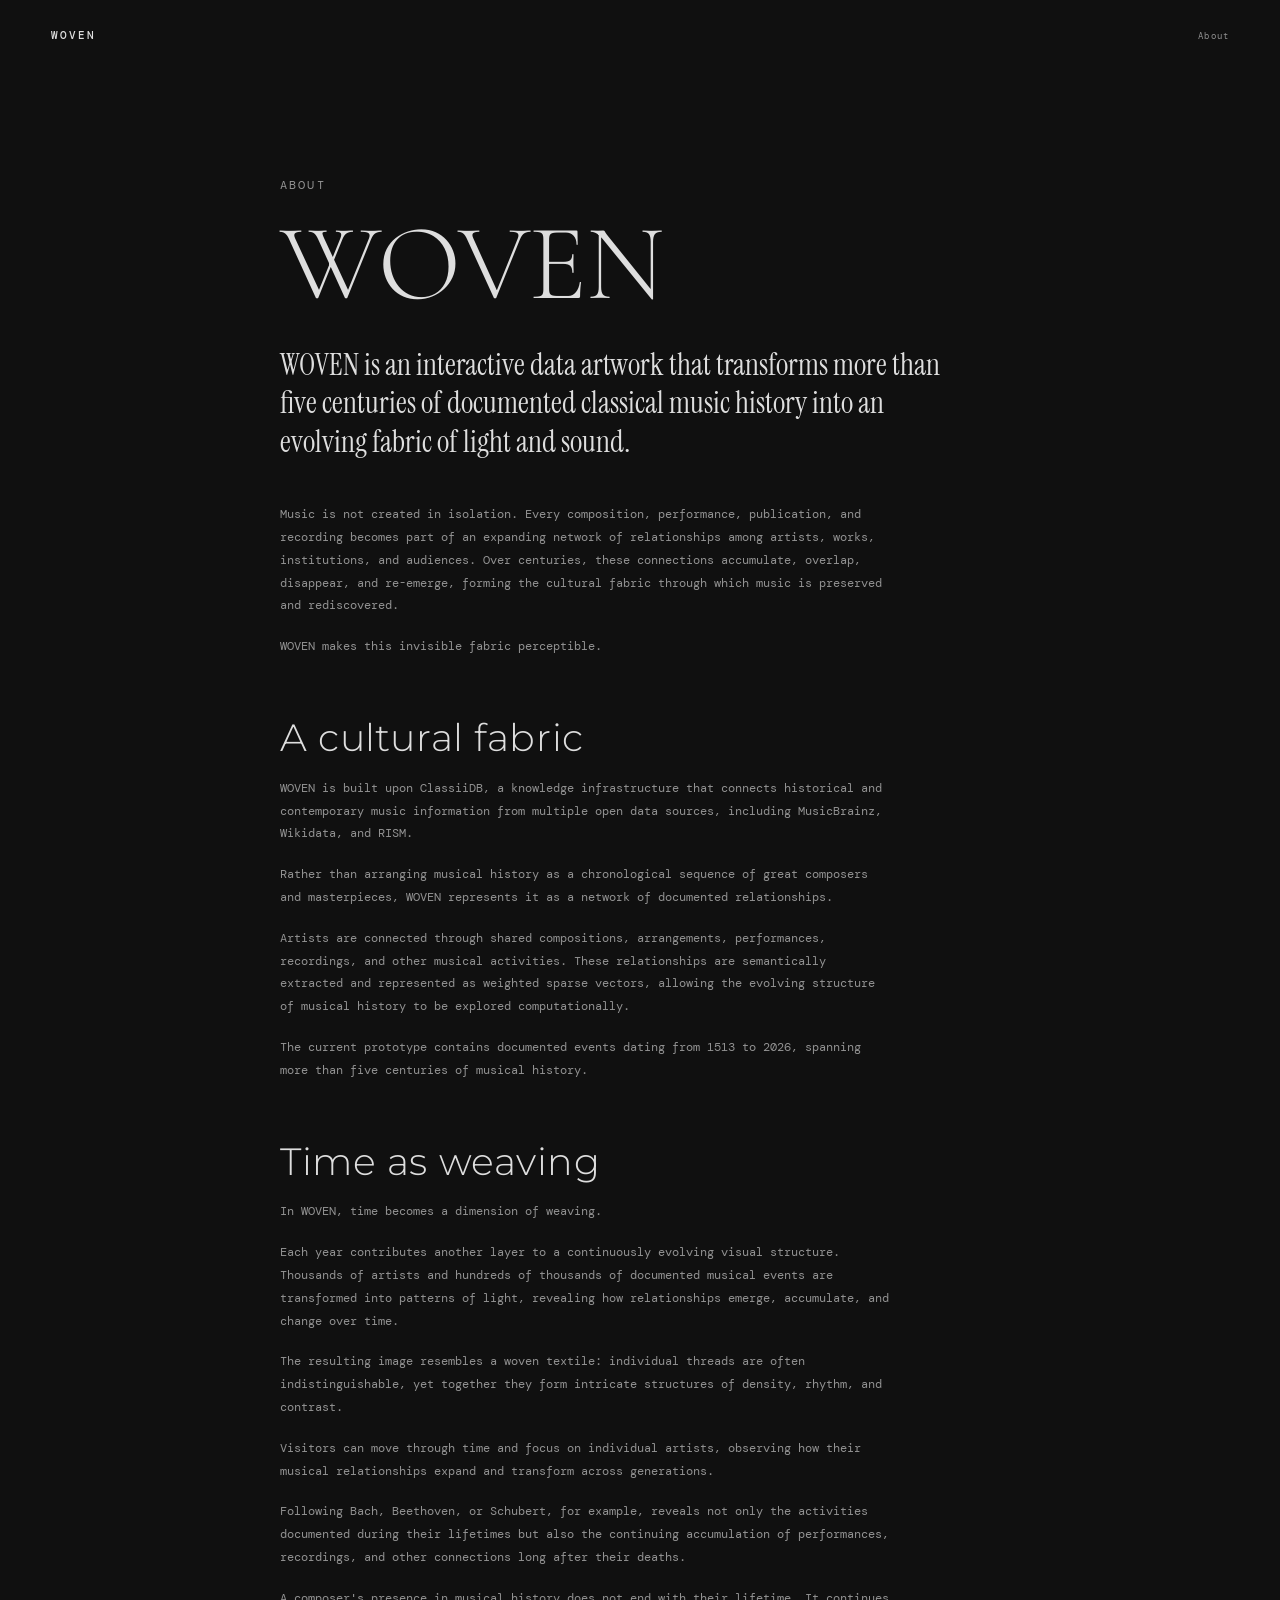
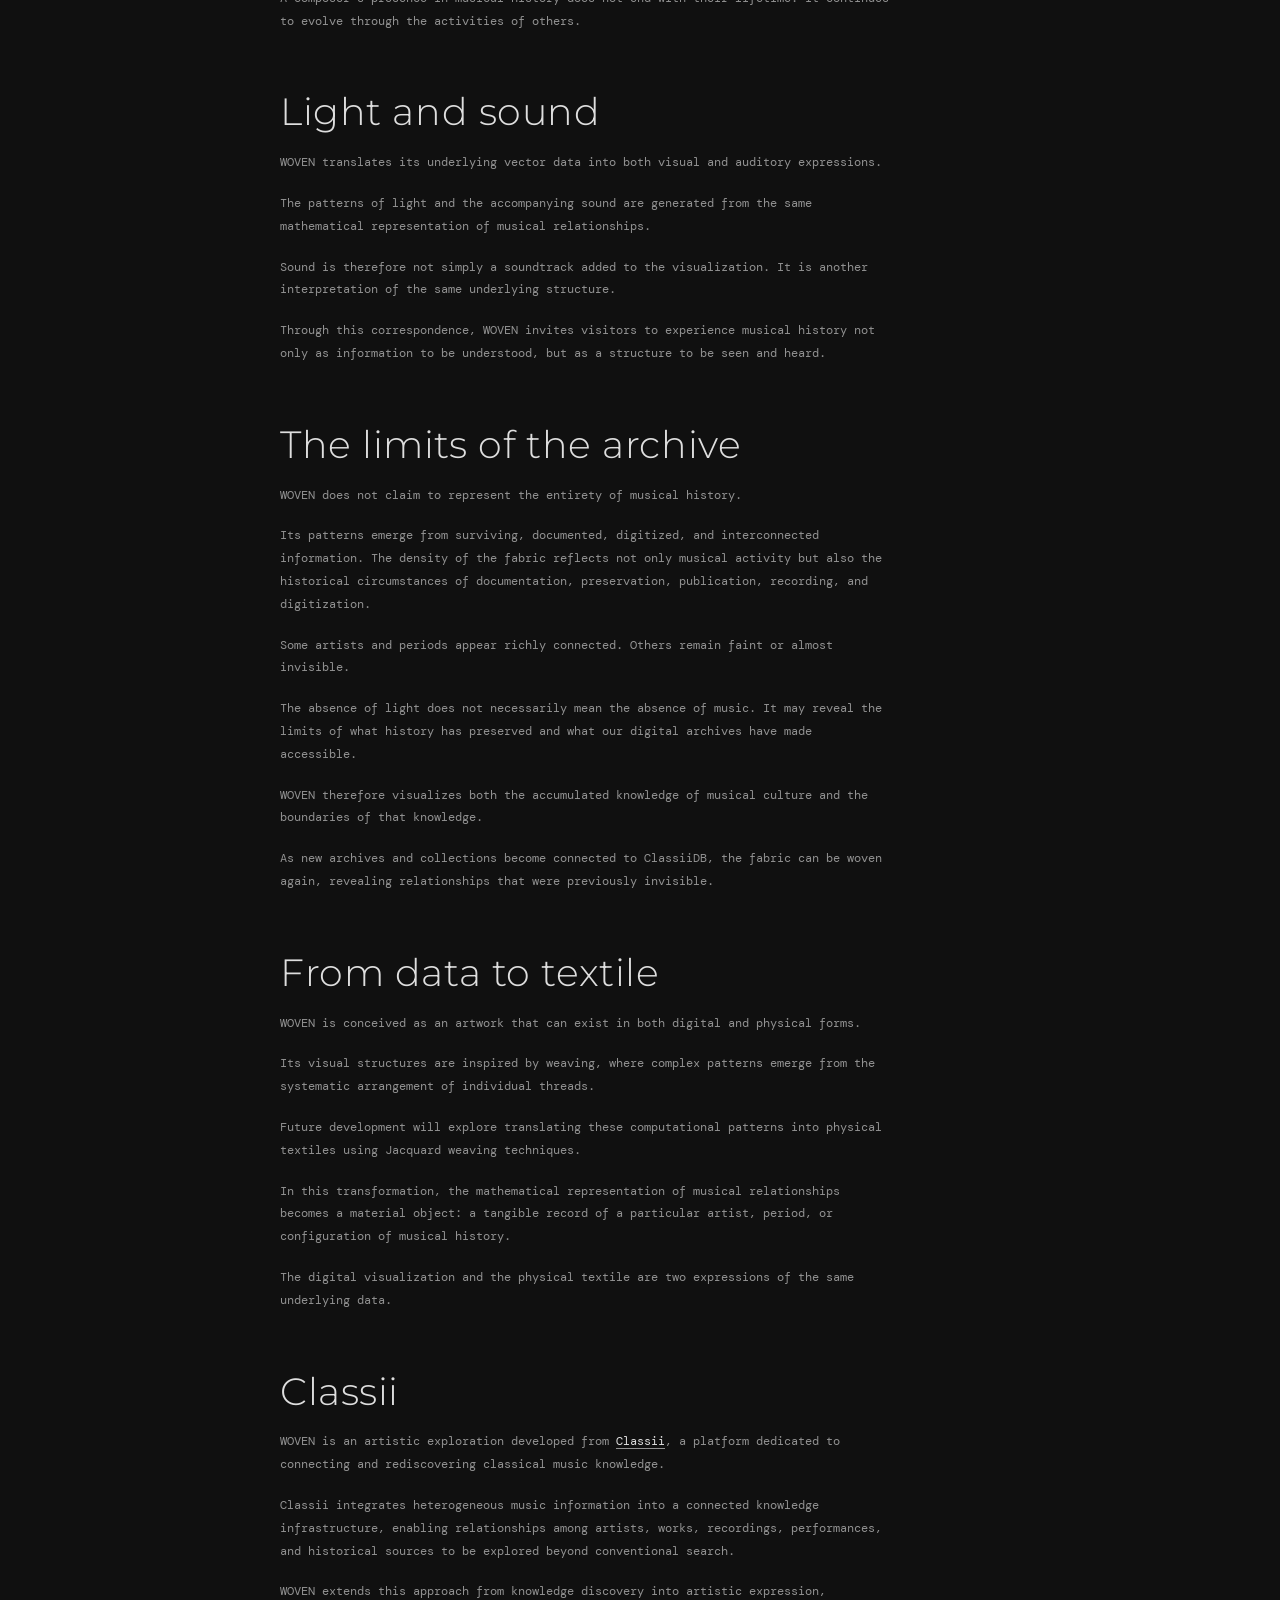
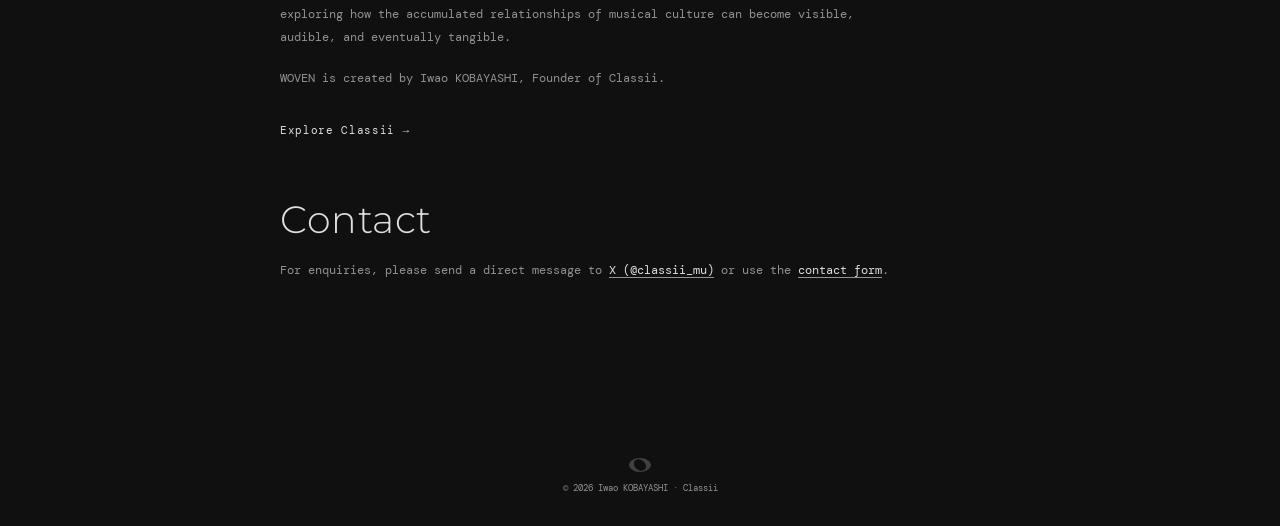
<file: about/index.html>
<!doctype html>
<html lang="en">
  <head>
    <meta charset="UTF-8" />
    <meta name="viewport" content="width=device-width, initial-scale=1.0" />
    <meta http-equiv="Content-Language" content="en" />
    <title>About — WOVEN</title>
    <meta name="description" content="About WOVEN, an interactive data artwork woven from more than five centuries of documented classical music history." />
    <meta property="og:type" content="website" />
    <meta property="og:site_name" content="WOVEN" />
    <meta property="og:title" content="About — WOVEN" />
    <meta property="og:description" content="About WOVEN, an interactive data artwork woven from more than five centuries of documented classical music history." />
    <meta property="og:url" content="https://woven.classii.mu/about/" />
    <meta property="og:image" content="https://woven.classii.mu/og/woven.png" />
    <meta property="og:image:width" content="1200" />
    <meta property="og:image:height" content="630" />
    <meta name="twitter:card" content="summary_large_image" />
    <meta name="twitter:title" content="About — WOVEN" />
    <meta name="twitter:description" content="About WOVEN, an interactive data artwork woven from more than five centuries of documented classical music history." />
    <meta name="twitter:image" content="https://woven.classii.mu/og/woven.png" />
    <link rel="stylesheet" href="/src/styles.css?v=woven-about-classii-type-1" />
    <style>
      .about-copy h1 { font-family:"Cormorant Garamond","Zen Old Mincho",serif; font-weight:300; letter-spacing:-.01em; line-height:.9; }
      .about-copy h2 { font-family:Montserrat,"Noto Sans",sans-serif; font-weight:300; letter-spacing:.015em; line-height:1.18; }
    </style>
    <!-- Google Tag Manager -->
    <script>(function(w,d,s,l,i){w[l]=w[l]||[];w[l].push({'gtm.start':new Date().getTime(),event:'gtm.js'});var f=d.getElementsByTagName(s)[0],j=d.createElement(s),dl=l!='dataLayer'?'&l='+l:'';j.async=true;j.src='https://www.googletagmanager.com/gtm.js?id='+i+dl;f.parentNode.insertBefore(j,f);})(window,document,'script','dataLayer','GTM-P565WX4W');</script>
    <!-- End Google Tag Manager -->
  </head>
  <body class="about-page">
    <!-- Google Tag Manager (noscript) -->
    <noscript><iframe src="https://www.googletagmanager.com/ns.html?id=GTM-P565WX4W" height="0" width="0" style="display:none;visibility:hidden"></iframe></noscript>
    <!-- End Google Tag Manager (noscript) -->
    <main>
      <header class="global-header" aria-label="WOVEN"><a class="global-logo" href="/" aria-label="WOVEN home">WOVEN</a><a class="global-about" href="/about/" aria-current="page">About</a></header>
      <article class="about-copy">
        <p class="about-kicker">ABOUT</p>
        <h1>WOVEN</h1>
        <p class="about-lead">WOVEN is an interactive data artwork that transforms more than five centuries of documented classical music history into an evolving fabric of light and sound.</p>
        <p>Music is not created in isolation. Every composition, performance, publication, and recording becomes part of an expanding network of relationships among artists, works, institutions, and audiences. Over centuries, these connections accumulate, overlap, disappear, and re-emerge, forming the cultural fabric through which music is preserved and rediscovered.</p>
        <p>WOVEN makes this invisible fabric perceptible.</p>

        <h2>A cultural fabric</h2>
        <p>WOVEN is built upon ClassiiDB, a knowledge infrastructure that connects historical and contemporary music information from multiple open data sources, including MusicBrainz, Wikidata, and RISM.</p>
        <p>Rather than arranging musical history as a chronological sequence of great composers and masterpieces, WOVEN represents it as a network of documented relationships.</p>
        <p>Artists are connected through shared compositions, arrangements, performances, recordings, and other musical activities. These relationships are semantically extracted and represented as weighted sparse vectors, allowing the evolving structure of musical history to be explored computationally.</p>
        <p>The current prototype contains documented events dating from 1513 to 2026, spanning more than five centuries of musical history.</p>

        <h2>Time as weaving</h2>
        <p>In WOVEN, time becomes a dimension of weaving.</p>
        <p>Each year contributes another layer to a continuously evolving visual structure. Thousands of artists and hundreds of thousands of documented musical events are transformed into patterns of light, revealing how relationships emerge, accumulate, and change over time.</p>
        <p>The resulting image resembles a woven textile: individual threads are often indistinguishable, yet together they form intricate structures of density, rhythm, and contrast.</p>
        <p>Visitors can move through time and focus on individual artists, observing how their musical relationships expand and transform across generations.</p>
        <p>Following Bach, Beethoven, or Schubert, for example, reveals not only the activities documented during their lifetimes but also the continuing accumulation of performances, recordings, and other connections long after their deaths.</p>
        <p>A composer's presence in musical history does not end with their lifetime. It continues to evolve through the activities of others.</p>

        <h2>Light and sound</h2>
        <p>WOVEN translates its underlying vector data into both visual and auditory expressions.</p>
        <p>The patterns of light and the accompanying sound are generated from the same mathematical representation of musical relationships.</p>
        <p>Sound is therefore not simply a soundtrack added to the visualization. It is another interpretation of the same underlying structure.</p>
        <p>Through this correspondence, WOVEN invites visitors to experience musical history not only as information to be understood, but as a structure to be seen and heard.</p>

        <h2>The limits of the archive</h2>
        <p>WOVEN does not claim to represent the entirety of musical history.</p>
        <p>Its patterns emerge from surviving, documented, digitized, and interconnected information. The density of the fabric reflects not only musical activity but also the historical circumstances of documentation, preservation, publication, recording, and digitization.</p>
        <p>Some artists and periods appear richly connected. Others remain faint or almost invisible.</p>
        <p>The absence of light does not necessarily mean the absence of music. It may reveal the limits of what history has preserved and what our digital archives have made accessible.</p>
        <p>WOVEN therefore visualizes both the accumulated knowledge of musical culture and the boundaries of that knowledge.</p>
        <p>As new archives and collections become connected to ClassiiDB, the fabric can be woven again, revealing relationships that were previously invisible.</p>

        <h2>From data to textile</h2>
        <p>WOVEN is conceived as an artwork that can exist in both digital and physical forms.</p>
        <p>Its visual structures are inspired by weaving, where complex patterns emerge from the systematic arrangement of individual threads.</p>
        <p>Future development will explore translating these computational patterns into physical textiles using Jacquard weaving techniques.</p>
        <p>In this transformation, the mathematical representation of musical relationships becomes a material object: a tangible record of a particular artist, period, or configuration of musical history.</p>
        <p>The digital visualization and the physical textile are two expressions of the same underlying data.</p>

        <h2>Classii</h2>
        <p>WOVEN is an artistic exploration developed from <a href="https://classii.mu">Classii</a>, a platform dedicated to connecting and rediscovering classical music knowledge.</p>
        <p>Classii integrates heterogeneous music information into a connected knowledge infrastructure, enabling relationships among artists, works, recordings, performances, and historical sources to be explored beyond conventional search.</p>
        <p>WOVEN extends this approach from knowledge discovery into artistic expression, exploring how the accumulated relationships of musical culture can become visible, audible, and eventually tangible.</p>
        <p>WOVEN is created by Iwao KOBAYASHI, Founder of Classii.</p>
        <p class="about-classii-link"><a href="https://classii.mu">Explore Classii <span aria-hidden="true">→</span></a></p>

        <h2>Contact</h2>
        <p>For enquiries, please send a direct message to <a href="https://x.com/classii_mu" rel="noopener noreferrer">X (@classii_mu)</a> or use the <a href="https://docs.google.com/forms/d/e/1FAIpQLScRxLIs1YOeomy8YtGc_nUZweaXbRyVomRWPOrxidzc6oKf_g/viewform?usp=publish-editor" rel="noopener noreferrer">contact form</a>.</p>
      </article>
      <footer class="site-footer"><a class="classii-symbol-link" href="https://classii.mu" aria-label="Visit Classii"><img class="classii-symbol" src="/assets/CL-symbol_b.svg" alt="" /></a><span class="footer-credit">© 2026 Iwao KOBAYASHI · <a href="https://classii.mu">Classii</a></span></footer>
    </main>
  </body>
</html>
</file>
<file: src/styles.css>
@import url('https://fonts.googleapis.com/css2?family=Cormorant+Garamond:wght@300;400&family=DM+Mono:wght@400;500&family=Instrument+Serif:ital@0;1&family=Montserrat:wght@300;400&family=Zen+Old+Mincho&display=swap');
.canvas-player .loop-icon { display:block; width:17px; height:17px; background:currentColor; -webkit-mask:url("../assets/repeat-variant.svg") center / contain no-repeat; mask:url("../assets/repeat-variant.svg") center / contain no-repeat; }
:root { color-scheme: dark; --ink:#dedede; --muted:#929292; --paper:#101010; --line:#383838; --gold:#b7b7b7; --hot:#f0f0f0; --overlay-source:#b7b7b7; --overlay-reverse:#767676; }
* { box-sizing:border-box; } body { margin:0; background:var(--paper); color:var(--ink); font-family:"DM Mono",monospace; } main { display:flex; flex-direction:column; width:min(1400px,100%); min-height:100vh; margin:0 auto; padding:28px clamp(18px,4vw,64px) 22px; }
.loading-screen { position:fixed; z-index:100; inset:0; display:grid; place-content:center; justify-items:center; gap:12px; background:#000; color:var(--ink); opacity:1; transition:opacity .48s ease,visibility .48s step-end; } .loading-screen.is-complete { visibility:hidden; opacity:0; pointer-events:none; } .loading-mark { display:flex; align-items:flex-end; gap:3px; height:30px; } .loading-mark i { width:2px; height:var(--h); background:var(--gold); box-shadow:0 0 10px rgba(226,213,197,.26); animation:loading-weave 1.15s ease-in-out infinite both; animation-delay:var(--d); } .loading-mark i:nth-child(1) { --h:9px; --d:0s; } .loading-mark i:nth-child(2) { --h:24px; --d:.11s; } .loading-mark i:nth-child(3) { --h:16px; --d:.22s; } .loading-mark i:nth-child(4) { --h:28px; --d:.33s; } .loading-mark i:nth-child(5) { --h:11px; --d:.44s; } .loading-title { margin:0; font-size:12px; font-weight:500; letter-spacing:.32em; } .loading-status { width:260px; margin:0; color:var(--muted); font-size:9px; letter-spacing:.1em; line-height:1.5; text-align:center; } @keyframes loading-weave { 0%,100% { transform:scaleY(.4); opacity:.26; } 48% { transform:scaleY(1); opacity:1; } }
.global-header { display:flex; align-items:baseline; gap:13px; min-height:18px; margin:0 0 18px; color:var(--muted); font-size:10px; letter-spacing:.12em; } .global-logo { color:var(--ink); font-size:11px; font-weight:500; letter-spacing:.18em; text-decoration:none; } .global-logo:hover,.global-logo:focus-visible,.global-about:hover,.global-about:focus-visible { color:var(--hot); } .global-page-title { overflow:hidden; max-width:min(58vw,620px); color:var(--muted); text-overflow:ellipsis; white-space:nowrap; } .global-page-title::before { margin-right:13px; color:var(--line); content:"/"; } .global-about { margin-left:auto; color:var(--muted); font-size:9px; letter-spacing:.12em; text-decoration:none; }
.drawer-kicker { font-size:10px; letter-spacing:.13em; color:var(--gold); margin:0 0 12px; } button,select,input { font:inherit; } button { background:transparent; color:var(--ink); border:1px solid var(--muted); padding:9px 12px; cursor:pointer; } button[aria-pressed="true"] { background:var(--gold); color:#15150e; border-color:var(--gold); }
.intro { max-width:660px; font:24px/1.2 "Instrument Serif",serif; margin:36px 0 26px; color:#cbc7bb; } .control-drawer { position:fixed; z-index:10; top:20px; left:0; width:min(330px,calc(100vw - 38px)); padding:16px 18px; background:rgba(17,19,16,.97); border:1px solid var(--line); border-left:0; box-shadow:12px 14px 36px rgba(0,0,0,.24); transform:translateX(-100%); transition:transform .24s ease; } .control-drawer.is-open { transform:translateX(0); } .drawer-toggle { position:absolute; top:-1px; right:-42px; width:42px; height:122px; padding:10px 0; background:#181b16; border-color:var(--line); border-left:0; color:var(--gold); writing-mode:vertical-rl; letter-spacing:.12em; font-size:10px; } .drawer-body { display:grid; gap:16px; max-height:calc(100vh - 72px); overflow-y:auto; opacity:0; pointer-events:none; visibility:hidden; transition:opacity .14s ease; } .control-drawer.is-open .drawer-body { opacity:1; pointer-events:auto; visibility:visible; transition-delay:.1s; } .control-group { display:grid; gap:14px; margin:0; padding:0; border:0; } .sound-group { border-top:1px solid var(--line); padding-top:16px; } .control-group h2 { margin:0 0 2px; color:var(--gold); font-size:10px; font-weight:500; letter-spacing:.16em; text-transform:uppercase; } .drawer-body label { display:grid; gap:8px; font-size:10px; letter-spacing:.1em; color:var(--muted); } .drawer-body select,.artist-search { width:100%; min-width:0; background:#1b1e19; color:var(--ink); border:1px solid var(--line); padding:9px; } .artist-search::placeholder { color:#777b70; } .palette-editors { display:grid; grid-template-columns:1fr 1fr; gap:9px 10px; } .palette-editors label { gap:5px; font-size:9px; } .color-field { display:flex; align-items:center; height:30px; border:1px solid var(--line); background:#1b1e19; } .color-field input[type="color"] { width:32px; height:28px; padding:3px; border:0; background:transparent; cursor:pointer; } .color-field output { min-width:0; padding-right:7px; color:var(--ink); font-size:9px; letter-spacing:.04em; } .artist-overlay-control { position:relative; } .artist-results { position:absolute; z-index:2; top:100%; left:0; right:0; max-height:226px; overflow-y:auto; border:1px solid var(--gold); background:#181b16; box-shadow:0 12px 24px rgba(0,0,0,.35); } .artist-results button { display:block; width:100%; border:0; border-bottom:1px solid #2d302a; padding:9px; text-align:left; font-size:11px; color:var(--ink); } .artist-results button:hover,.artist-results button:focus { background:#34362c; color:var(--hot); outline:0; } .year-control,.speed-control,.zoom-control { grid-template-columns:auto 1fr auto; align-items:center; } .year-control input,.speed-control input,.zoom-control input { width:100%; accent-color:var(--gold); } #play-years,#fullscreen { width:100%; } output { color:var(--hot); font-size:14px; }
.fabric-stage { display:flex; flex:1 0 auto; flex-direction:column; justify-content:center; min-height:0; } .fabric-wrap { position:relative; margin:0; border:1px solid var(--line); background:#050505; overflow:hidden; } canvas { display:block; width:100%; height:min(56vw,620px); min-height:330px; cursor:crosshair; touch-action:none; } canvas:fullscreen { width:100vw; height:100vh; min-height:0; background:var(--paper); } canvas.is-panning { cursor:grabbing; }
.canvas-player { position:absolute; z-index:3; left:50%; bottom:18px; display:flex; align-items:center; gap:7px; width:min(720px,calc(100% - 126px)); padding:8px 10px; border:1px solid rgba(190,190,190,.28); border-radius:5px; background:rgba(10,10,10,.82); box-shadow:0 12px 28px rgba(0,0,0,.32); backdrop-filter:blur(10px); opacity:0; pointer-events:none; transform:translate(-50%,12px); transition:opacity .18s ease,transform .18s ease; } .fabric-wrap:hover .canvas-player,.canvas-player:focus-within { opacity:1; pointer-events:auto; transform:translate(-50%,0); } .canvas-player .featured-artist { flex:0 1 190px; width:190px; min-width:118px; height:30px; padding:0 24px 0 8px; overflow:hidden; border:1px solid var(--line); border-radius:2px; background:#151515; color:var(--ink); font-size:10px; text-overflow:ellipsis; white-space:nowrap; } .canvas-player .year-control { display:block; flex:1 1 210px; min-width:0; } .canvas-player input { width:100%; accent-color:var(--gold); } .canvas-player .player-icon { display:grid; flex:0 0 30px; width:30px; height:30px; padding:0; place-items:center; color:var(--ink); } .canvas-player #play-years,.canvas-player #fullscreen { width:30px; } .canvas-player .player-icon svg { width:15px; height:15px; fill:currentColor; } .canvas-player .player-icon .sound-wave,.canvas-player .fullscreen-icon,.canvas-player .loop-icon { fill:none; stroke:currentColor; stroke-width:1.8; stroke-linecap:round; stroke-linejoin:round; } .canvas-player #play-years .stop-mark,.canvas-player #fullscreen .shrink-mark { display:none; } .canvas-player #play-years[aria-pressed="true"] .play-mark,.canvas-player #fullscreen[aria-pressed="true"] .expand-mark { display:none; } .canvas-player #play-years[aria-pressed="true"] .stop-mark,.canvas-player #fullscreen[aria-pressed="true"] .shrink-mark { display:block; } .canvas-player #sound[aria-pressed="false"] .sound-wave { display:none; } .canvas-player output { display:none; } .artwork-route .canvas-player { width:auto; min-width:0; } .artwork-route .canvas-player .featured-artist,.artwork-route .canvas-player .year-control { display:none; }
.canvas-caption { display:flex; flex-direction:column; align-items:flex-end; min-height:28px; margin:10px 0 0; color:var(--hot); font-size:12px; letter-spacing:.1em; line-height:18px; text-align:right; } .canvas-caption[hidden] { display:none; } .canvas-caption-title { display:block; } .canvas-caption-link { color:var(--muted); font-size:9px; letter-spacing:.08em; text-decoration:none; } .canvas-caption-link:hover,.canvas-caption-link:focus-visible { color:var(--ink); text-decoration:underline; text-underline-offset:3px; } .canvas-year { position:absolute; right:18px; bottom:16px; display:none; align-items:center; gap:.45em; color:var(--hot); font-size:clamp(18px,2.1vw,32px); font-weight:500; letter-spacing:.08em; line-height:1; pointer-events:none; text-shadow:0 0 12px rgba(238,193,112,.18); } .canvas-year[hidden],.canvas-year.is-hidden { display:none !important; } .canvas-year-artist { max-width:min(42vw,540px); overflow:hidden; font-size:.45em; letter-spacing:.12em; text-overflow:ellipsis; white-space:nowrap; } .canvas-year-artist:empty { display:none; } .canvas-year-digits { display:flex; } .fabric-wrap:fullscreen .canvas-year { display:flex; } .fabric-wrap:fullscreen,.fabric-wrap:fullscreen canvas { cursor:none; } .fabric-wrap:fullscreen.is-chrome-visible,.fabric-wrap:fullscreen.is-chrome-visible canvas { cursor:crosshair; } .fabric-wrap:fullscreen .canvas-player { opacity:0; pointer-events:none; transform:translate(-50%,12px); } .fabric-wrap:fullscreen.is-chrome-visible .canvas-player,.fabric-wrap:fullscreen .canvas-player:focus-within { opacity:1; pointer-events:auto; transform:translate(-50%,0); } .canvas-year-digit { position:relative; display:block; width:.68em; height:1.05em; overflow:hidden; } .canvas-year-digit > span { display:block; } .canvas-year-digit::before { position:absolute; inset:0; content:attr(data-previous); opacity:0; } .canvas-year-digit.is-rolling::before { animation:canvas-year-out .28s cubic-bezier(.2,.7,.25,1) both; } .canvas-year-digit.is-rolling > span { animation:canvas-year-in .28s cubic-bezier(.2,.7,.25,1) both; } @keyframes canvas-year-out { from { transform:translateY(0); opacity:1; } to { transform:translateY(-1.1em); opacity:0; } } @keyframes canvas-year-in { from { transform:translateY(1.1em); opacity:0; } to { transform:translateY(0); opacity:1; } }
.fabric-wrap:fullscreen { width:100vw; height:100vh; margin:0; border:0; background:var(--paper); } .fabric-wrap:fullscreen canvas { width:100%; height:100%; min-height:0; }
footer { display:flex; flex-direction:column; align-items:center; gap:10px; min-height:54px; margin-top:auto; padding-top:8px; font-size:9px; color:var(--muted); } .classii-symbol-link { line-height:0; } .classii-symbol { width:22px; height:auto; opacity:.2; filter:invert(1); transition:opacity .16s ease; } .classii-symbol-link:hover .classii-symbol,.classii-symbol-link:focus-visible .classii-symbol { opacity:.5; } .footer-credit { text-align:center; } .footer-credit a { color:inherit; text-decoration:none; } .footer-credit a:hover,.footer-credit a:focus-visible { color:var(--ink); text-decoration:underline; text-underline-offset:3px; }
.about-page main { min-height:100vh; } .about-copy { width:min(720px,100%); margin:clamp(44px,9vw,110px) auto clamp(80px,12vw,150px); } .about-copy a { color:var(--ink); text-decoration-color:var(--muted); text-underline-offset:3px; } .about-copy a:hover,.about-copy a:focus-visible { color:var(--hot); } .about-kicker { margin:0 0 16px; color:var(--muted); font-size:10px; letter-spacing:.18em; } .about-copy h1 { margin:0 0 34px; color:var(--ink); font:clamp(54px,9vw,108px)/.84 "Instrument Serif",serif; font-weight:400; } .about-copy h2 { margin:58px 0 16px; color:var(--ink); font:clamp(25px,3.5vw,38px)/1 "Instrument Serif",serif; font-weight:400; } .about-copy p { max-width:610px; margin:0 0 18px; color:var(--muted); font-size:12px; line-height:1.9; } .about-copy .about-lead { max-width:680px; margin-bottom:42px; color:var(--ink); font:clamp(21px,3vw,30px)/1.28 "Instrument Serif",serif; } .about-copy .about-classii-link { margin-top:30px; color:var(--ink); font-size:11px; letter-spacing:.06em; } .about-copy .about-classii-link a { text-decoration:none; } .about-copy .about-classii-link a:hover,.about-copy .about-classii-link a:focus-visible { text-decoration:underline; text-underline-offset:4px; }
.artwork-plate { position:fixed; z-index:9; top:clamp(18px,3vw,48px); left:clamp(18px,4vw,64px); max-width:min(360px,calc(100vw - 70px)); padding:15px 17px 16px; border:1px solid rgba(210,210,210,.26); background:rgba(7,7,7,.78); box-shadow:0 12px 40px rgba(0,0,0,.32); backdrop-filter:blur(10px); }
.artwork-back { color:var(--muted); font-size:9px; letter-spacing:.18em; text-decoration:none; } .artwork-kicker { margin:20px 0 5px; color:var(--muted); font-size:9px; letter-spacing:.18em; } .artwork-plate h1 { margin:0 0 20px; color:var(--ink); font:clamp(25px,3vw,42px)/.95 "Instrument Serif",serif; font-weight:400; } .artwork-details,.artwork-stats { display:grid; gap:8px; margin:0; } .artwork-details div,.artwork-stats div { display:grid; grid-template-columns:105px 1fr; gap:8px; } .artwork-details dt,.artwork-stats dt { color:var(--muted); font-size:8px; letter-spacing:.08em; text-transform:uppercase; } .artwork-details dd,.artwork-stats dd { margin:0; color:var(--ink); font-size:9px; line-height:1.35; overflow-wrap:anywhere; } .artwork-details a { color:var(--ink); text-underline-offset:3px; } .artwork-stats { grid-template-columns:1fr 1fr 1fr; gap:10px; margin-top:18px; padding-top:14px; border-top:1px solid rgba(210,210,210,.18); } .artwork-stats div { display:block; } .artwork-stats dt { display:block; margin-bottom:4px; } .artwork-stats dd { color:var(--gold); font-size:11px; } .artwork-share { margin-top:18px; padding:0; border:0; color:var(--muted); font-size:9px; letter-spacing:.12em; text-decoration:underline; text-underline-offset:3px; } .artwork-share:hover,.artwork-share:focus-visible { color:var(--ink); } .share-dialog { width:min(360px,calc(100vw - 36px)); padding:22px; border:1px solid var(--line); background:#111; color:var(--ink); box-shadow:0 20px 60px #000; } .share-dialog::backdrop { background:rgba(0,0,0,.62); } .share-dialog form { position:absolute; top:10px; right:12px; } .share-close { padding:0; border:0; color:var(--muted); font-size:20px; } .share-dialog > p { margin:0 0 18px; font-size:10px; letter-spacing:.13em; } .share-options { display:grid; grid-template-columns:1fr 1fr; gap:8px; } .share-options a,.share-options button { display:block; padding:10px; border:1px solid var(--line); color:var(--ink); font-size:10px; text-align:center; text-decoration:none; } .share-options a:hover,.share-options button:hover { border-color:var(--muted); } .share-dialog output { display:block; min-height:14px; margin-top:12px; color:var(--muted); font-size:9px; }
body.artwork-route .canvas-caption { display:none; } body.artwork-route .fabric-stage { display:block; flex:none; } body.artwork-route .fabric-wrap { margin:0; } body.artwork-route canvas { cursor:default; } body.artwork-route .canvas-year { display:none; } body.artwork-route .artwork-plate { position:static; width:min(560px,100%); max-width:none; margin:clamp(48px,7vw,84px) auto clamp(56px,8vw,96px); padding:0; border:0; background:transparent; box-shadow:none; text-align:center; } body.artwork-route .artwork-plate h1 { margin:0 0 10px; font:clamp(17px,2.2vw,25px)/1.2 "DM Mono",monospace; font-weight:400; letter-spacing:.02em; } .artwork-artist-link { display:block; color:var(--muted); font-size:9px; letter-spacing:.06em; text-decoration:none; } .artwork-artist-link:hover,.artwork-artist-link:focus-visible { color:var(--ink); text-decoration:underline; text-underline-offset:3px; } .artwork-actions { display:flex; justify-content:center; gap:14px; margin:9px auto 0; } body.artwork-route .artwork-share,body.artwork-route .artwork-stats-toggle { display:block; margin:0; padding:0; border:0; color:var(--muted); font-size:9px; letter-spacing:.08em; text-decoration:none; } body.artwork-route .artwork-share:hover,body.artwork-route .artwork-share:focus-visible,body.artwork-route .artwork-stats-toggle:hover,body.artwork-route .artwork-stats-toggle:focus-visible { color:var(--ink); text-decoration:underline; text-underline-offset:3px; } .artwork-stats-toggle { display:none; } body.artwork-route .artwork-stats { width:min(410px,100%); margin:38px auto 0; padding:0; border:0; gap:24px; } body.artwork-route .artwork-stats dt { color:#666; font-size:9px; letter-spacing:.04em; } body.artwork-route .artwork-stats dd { color:var(--ink); font-size:12px; } .modal-stats { display:grid; gap:15px; margin:0; } .modal-stats div { display:grid; grid-template-columns:1fr auto; gap:16px; align-items:baseline; } .modal-stats dt { color:var(--muted); font-size:9px; letter-spacing:.08em; text-transform:uppercase; } .modal-stats dd { margin:0; color:var(--ink); font-size:13px; } body.artwork-route footer { margin-top:auto; }
@media (hover:none) { .canvas-player { opacity:0; pointer-events:none; transform:translate(-50%,12px); } .fabric-wrap.is-player-visible .canvas-player,.canvas-player:focus-within { opacity:1; pointer-events:auto; transform:translate(-50%,0); } } @media (max-width:650px) { .fabric-wrap { width:min(100%,300px); margin-inline:auto; } canvas { width:100%; height:min(calc((100vw - 36px) * 19.5 / 9),650px); min-height:0; } body.artwork-route .fabric-wrap { --mobile-canvas-height:clamp(340px,calc(100svh - 330px),650px); width:min(100%,calc(var(--mobile-canvas-height) * var(--mobile-fullscreen-aspect,.461538))); } body.artwork-route canvas { height:var(--mobile-canvas-height); } .control-drawer { display:none; } .canvas-player { bottom:12px; width:calc(100% - 28px); gap:6px; padding:8px; } .canvas-player .featured-artist { flex-basis:112px; width:112px; min-width:92px; } .canvas-player .year-control { flex-basis:64px; } .canvas-player button { padding:7px; font-size:9px; } body.artwork-route .artwork-stats { display:none; } body.artwork-route .artwork-stats-toggle { display:block; } }
</file>
